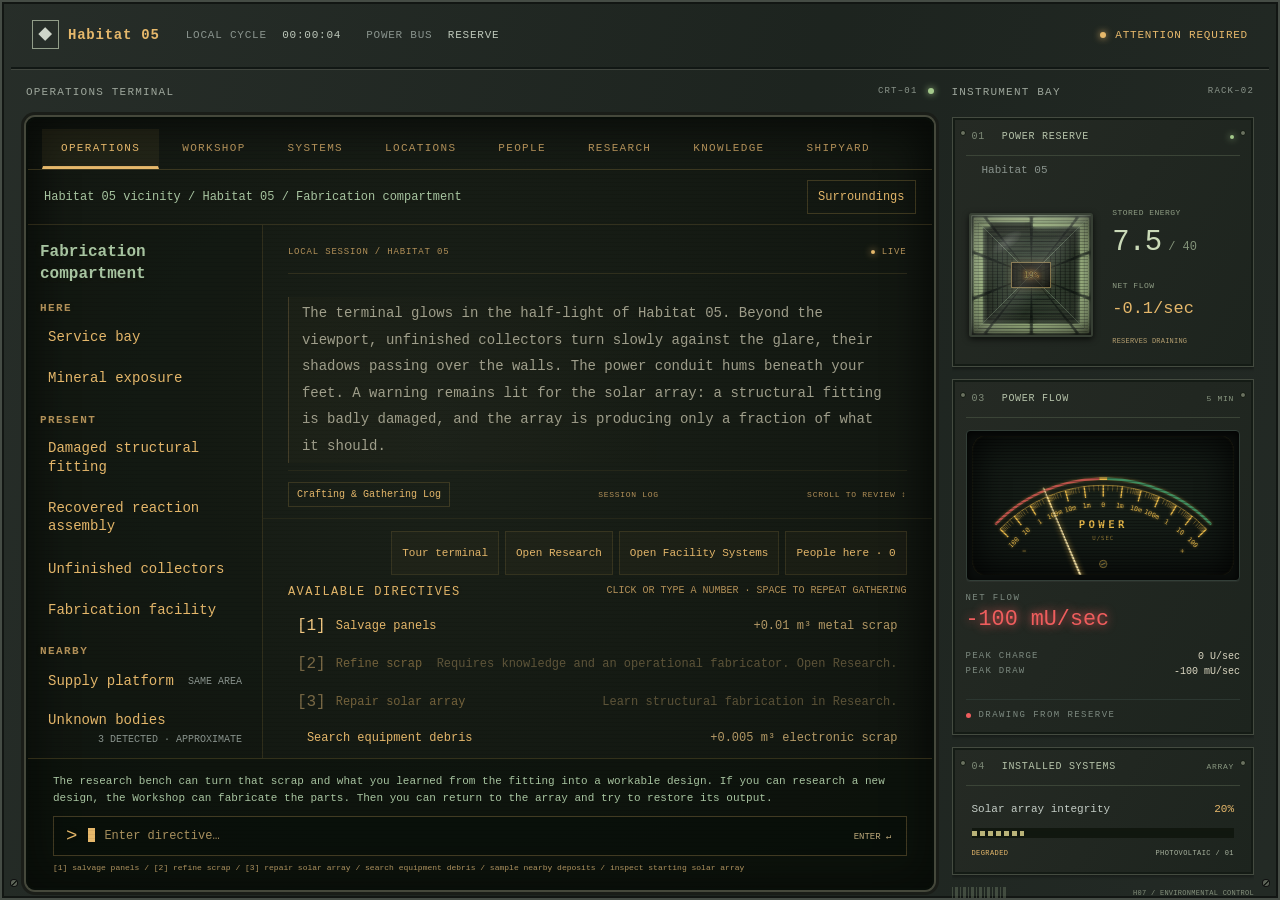
<file: index.html>
<!doctype html>
<html lang="en">
<head>
  <meta charset="utf-8">
  <meta name="viewport" content="width=device-width, initial-scale=1">
  <meta name="theme-color" content="#191d1c">
  <title>Habitat 05 — Operations Terminal</title>
  <link rel="stylesheet" href="./style.css">
  <script type="module" src="./js/app.js"></script>
</head>
<body>
  <main class="console">
    <header class="status-header">
      <a class="habitat-mark" href="./" aria-label="Habitat 05 operations"><span class="habitat-icon" aria-hidden="true">◆</span> <strong id="current-location">Habitat 05</strong></a>
      <div class="telemetry"><span>LOCAL CYCLE <b id="active-time">00:00:00</b></span><span>POWER BUS <b id="bus-status">RESERVE</b></span></div>
      <div class="alert-state" id="alert-state"><i class="status-light" aria-hidden="true"></i><span id="alert-status">ATTENTION REQUIRED</span></div>
    </header>
    <div class="console-body">
      <section class="terminal-housing" aria-labelledby="terminal-heading">
        <div class="panel-label"><h1 id="terminal-heading">OPERATIONS TERMINAL</h1><span>CRT–01 <i class="status-light green" aria-hidden="true"></i></span></div>
        <div class="crt">
          <div id="terminal-tabs" class="terminal-tabs" aria-label="Terminal systems"></div>
          <div id="position-strip" class="position-strip">
            <span id="position-breadcrumb">Habitat 05 vicinity / Habitat 05</span>
            <button id="surroundings-toggle" type="button" aria-controls="surroundings" aria-expanded="true">Surroundings</button>
            <p id="navigation-status" class="local-store-label" role="status" hidden></p>
          </div>
          <div id="terminal-workspace" class="terminal-workspace surroundings-expanded">
            <aside id="surroundings" class="surroundings" aria-labelledby="surroundings-heading">
              <h2 id="surroundings-heading" tabindex="-1">Habitat 05</h2>
              <section aria-labelledby="here-heading"><h3 id="here-heading">HERE</h3><div id="surroundings-here" class="surroundings-list"></div></section>
              <section aria-labelledby="present-heading"><h3 id="present-heading">PRESENT</h3><div id="surroundings-present" class="surroundings-list"></div></section>
              <section aria-labelledby="nearby-heading"><h3 id="nearby-heading">NEARBY</h3><div id="surroundings-nearby" class="surroundings-list"></div></section>
              <button id="surroundings-locations" type="button">Locations</button>
            </aside>
          <div id="terminal-panels" class="terminal-panels">
            <section id="operations-panel" class="operations-panel">
              <div class="stream-zone">
                <div class="screen-heading"><span id="session-location">LOCAL SESSION / HABITAT 07</span><span class="connection"><i class="status-light" aria-hidden="true"></i> LIVE</span></div>
                <div id="narrative-stream" class="narrative-stream" role="log" aria-label="Terminal activity log" aria-live="polite" tabindex="0"></div>
                <div class="stream-footer"><span>SESSION LOG</span><span>SCROLL TO REVIEW <span aria-hidden="true">↕</span></span></div>
              </div>
              <section id="subject-context" class="subject-context" aria-labelledby="subject-heading" hidden>
                <div class="subject-heading"><h2 id="subject-heading" tabindex="-1"></h2><span id="subject-status"></span><button id="subject-clear" type="button">Clear selection</button></div>
                <p id="subject-description"></p><p id="subject-service" class="subject-service"></p>
                <div id="subject-actions" class="subject-actions"></div>
              </section>
              <section class="directive-zone" aria-labelledby="actions-heading">
                <div class="terminal-shortcuts">
                <button id="tour-start" type="button" class="people-shortcut">Tour terminal</button>
                <button id="research-shortcut" type="button" class="people-shortcut">Open Research</button>
                <button id="facility-systems-shortcut" type="button" class="people-shortcut">Open Facility Systems</button>
                <button id="people-shortcut" type="button" class="people-shortcut">People here</button>
                </div>
                <div class="directive-heading"><h2 id="actions-heading">AVAILABLE DIRECTIVES</h2><span>CLICK OR TYPE A NUMBER · SPACE TO REPEAT GATHERING</span></div>
                <div id="player-actions" class="actions" tabindex="-1" role="group" aria-label="Available directives"></div>
                <p id="research-opening-hint" class="research-opening-hint"></p>
              </section>
            </section>
            <section id="systems-panel" class="facility-systems-panel" hidden></section>
            <section id="locations-panel" class="locations-panel" hidden></section>
            <section id="people-panel" class="people-panel" hidden></section>
            <section id="research-panel" class="research-panel" hidden></section>
            <section id="knowledge-panel" class="research-panel knowledge-panel" hidden></section>
            <section id="shipyard-panel" class="shipyard-panel" hidden></section>
            <section id="workshop-panel" class="workshop-panel" hidden>
            <div class="workshop-layout">
              <section class="instrument storage-module" aria-labelledby="storage-heading">
                <div class="module-heading"><h3 id="storage-heading">01 <span>MATERIAL STORAGE</span></h3><span>CARGO</span></div>
                <p id="inventory-location" class="local-store-label"></p>
                <p id="cargo-summary" class="cargo-summary" role="status"></p>
                <div id="item-inventory" class="collapsible-list">
                  <p class="item-storage-hint">Click to select an item. Double-click to inspect it, or press Enter while focused.</p>
                  <details class="collapsible-section" data-category="resource" open>
                    <summary>Resources</summary>
                    <dl class="storage-readouts" tabindex="0" aria-label="Resources in storage"></dl>
                  </details>
                  <details class="collapsible-section" data-category="component">
                    <summary>Components</summary>
                    <dl class="storage-readouts" tabindex="0" aria-label="Components in storage"></dl>
                  </details>
                  <details class="collapsible-section" data-category="product">
                    <summary>Products</summary>
                    <dl class="storage-readouts" tabindex="0" aria-label="Products in storage"></dl>
                  </details>
                </div>
                <form id="discard-form" class="module-content discard-content">
                  <h4>Discard cargo</h4>
                  <label>Stored item<select id="discard-asset"></select></label>
                  <label><span>Amount <span id="discard-unit"></span></span><input id="discard-amount" type="text" inputmode="decimal" autocomplete="off"></label>
                  <p id="discard-reason" role="status"></p>
                  <button id="discard-review" type="submit">Review discard</button>
                  <div id="discard-confirmation" hidden>
                    <p id="discard-preview"></p>
                    <button id="discard-confirm" type="button">Confirm permanent discard</button>
                    <button id="discard-cancel" type="button">Cancel</button>
                  </div>
                </form>
              </section>
              <div class="workshop-actions">
                <div class="workshop-action-modules">
                <section class="instrument crafting-module" aria-labelledby="crafting-heading">
                  <div class="module-heading"><h3 id="crafting-heading">02 <span>FABRICATION &amp; ASSEMBLY</span></h3></div>
                  <div class="module-content crafting-content">
                    <label for="recipe-select">Recipe</label>
                    <select id="recipe-select" aria-describedby="craft-preview"></select>
                    <div id="ingredient-slots"></div>
                    <p id="craft-preview"></p>
                    <p id="craft-requirement" role="status"></p>
                    <button id="craft-button" type="button" disabled>Craft</button>
                    <p id="installed-products"></p>
                  </div>
                </section>
                <section class="instrument processing-module" aria-labelledby="processing-heading">
                  <div class="module-heading"><h3 id="processing-heading">03 <span>INDUSTRIAL PROCESSING</span></h3></div>
                  <div id="processing-machines" class="module-content"></div>
                </section>
                <section class="instrument transfer-module" aria-labelledby="transfer-heading">
                  <div class="module-heading"><h3 id="transfer-heading">04 <span>LOCAL TRANSFERS</span></h3></div>
                  <form id="location-transfer" class="module-content transfer-content location-transfer">
                    <label>From<select id="transfer-source"></select></label>
                    <label>To<select id="transfer-destination"></select></label>
                    <label>Item or power<select id="transfer-asset"></select></label>
                    <label><span>Amount <span id="transfer-unit"></span></span><input id="transfer-amount" type="text" value="1" inputmode="decimal" autocomplete="off"></label>
                    <p id="transfer-space"></p>
                    <button id="transfer-submit" type="submit">Transfer</button>
                    <p id="transfer-reason" role="status"></p>
                  </form>
                </section>
                </div>
              </div>
            </div>
            </section>
          </div>
          </div>
          <section class="command-zone" aria-label="Terminal command">
            <button id="conversation-resume" type="button" class="conversation-resume" hidden></button>
            <p id="terminal-feedback" class="terminal-feedback" role="status" aria-atomic="true">Terminal ready. Select a directive or open Workshop to fabricate.</p>
            <form id="command-form" class="command-line" autocomplete="off">
              <label for="command-input"><span aria-hidden="true">&gt;</span><span class="sr-only">Enter directive number or action name</span></label>
              <div class="input-wrap"><input id="command-input" name="command" type="text" spellcheck="false" placeholder="Enter directive…" maxlength="80" aria-describedby="command-help"><span class="block-cursor" aria-hidden="true"></span></div>
              <button class="execute" type="submit" aria-label="Execute directive">ENTER <span aria-hidden="true">↵</span></button>
            </form>
            <p id="command-help" class="command-help"></p>
          </section>
        </div>
      </section>
      <aside class="instrument-bay" aria-labelledby="instruments-heading">
        <div class="panel-label"><h2 id="instruments-heading">INSTRUMENT BAY</h2><span>RACK–02</span></div>
        <p id="asset-access" class="local-store-label" hidden>Local assets are private. Navigation access does not grant inventory or equipment access.</p>
        <section class="instrument power-module" aria-labelledby="power-heading">
          <div class="module-heading"><h3 id="power-heading">01 <span>POWER RESERVE</span></h3><i class="status-light green" aria-hidden="true"></i></div>
          <p id="power-location" class="local-store-label"></p>
          <div class="power-body">
            <div id="progress-holderPower" class="resource-widget" aria-hidden="true"></div>
            <div class="power-details">
              <span class="readout-label">STORED ENERGY</span>
              <p class="large-readout"><span id="power">0</span><small> / <span id="power-capacity">0</span></small></p>
              <span class="readout-label">NET FLOW</span>
              <p id="power-rate" class="rate-readout">0/sec</p>
              <span class="instrument-note" id="reserve-status">RESERVES DRAINING</span>
            </div>
          </div>
        </section>
        <section class="instrument flow-module" aria-labelledby="flow-heading">
          <div class="module-heading"><h3 id="flow-heading">03 <span>POWER FLOW</span></h3><span>5 MIN</span></div>
          <p id="wattmeter-description" class="sr-only">Live net power flow in units per second. The needle points right while charging and left while drawing from the reserve. Peaks cover the last five minutes.</p>
          <div id="wattmeter-widget" role="group" aria-label="Live power flow meter" aria-describedby="wattmeter-description"></div>
        </section>
        <section class="instrument" aria-labelledby="systems-heading">
          <div class="module-heading"><h3 id="systems-heading">04 <span>INSTALLED SYSTEMS</span></h3><span>ARRAY</span></div>
          <div class="module-content"><div class="meter-heading"><span>Solar array integrity</span><strong id="solar-health">0%</strong></div><meter id="solar-meter" min="0" max="100" value="0" aria-label="Solar array integrity">0%</meter><div class="module-caption"><span id="solar-status">DEGRADED</span><span>PHOTOVOLTAIC / 01</span></div></div>
        </section>
        <div class="rack-footer"><span class="rack-bars" aria-hidden="true"></span><span>H07 / ENVIRONMENTAL CONTROL</span></div>
      </aside>
    </div>
  </main>
</body>
</html>
</file>
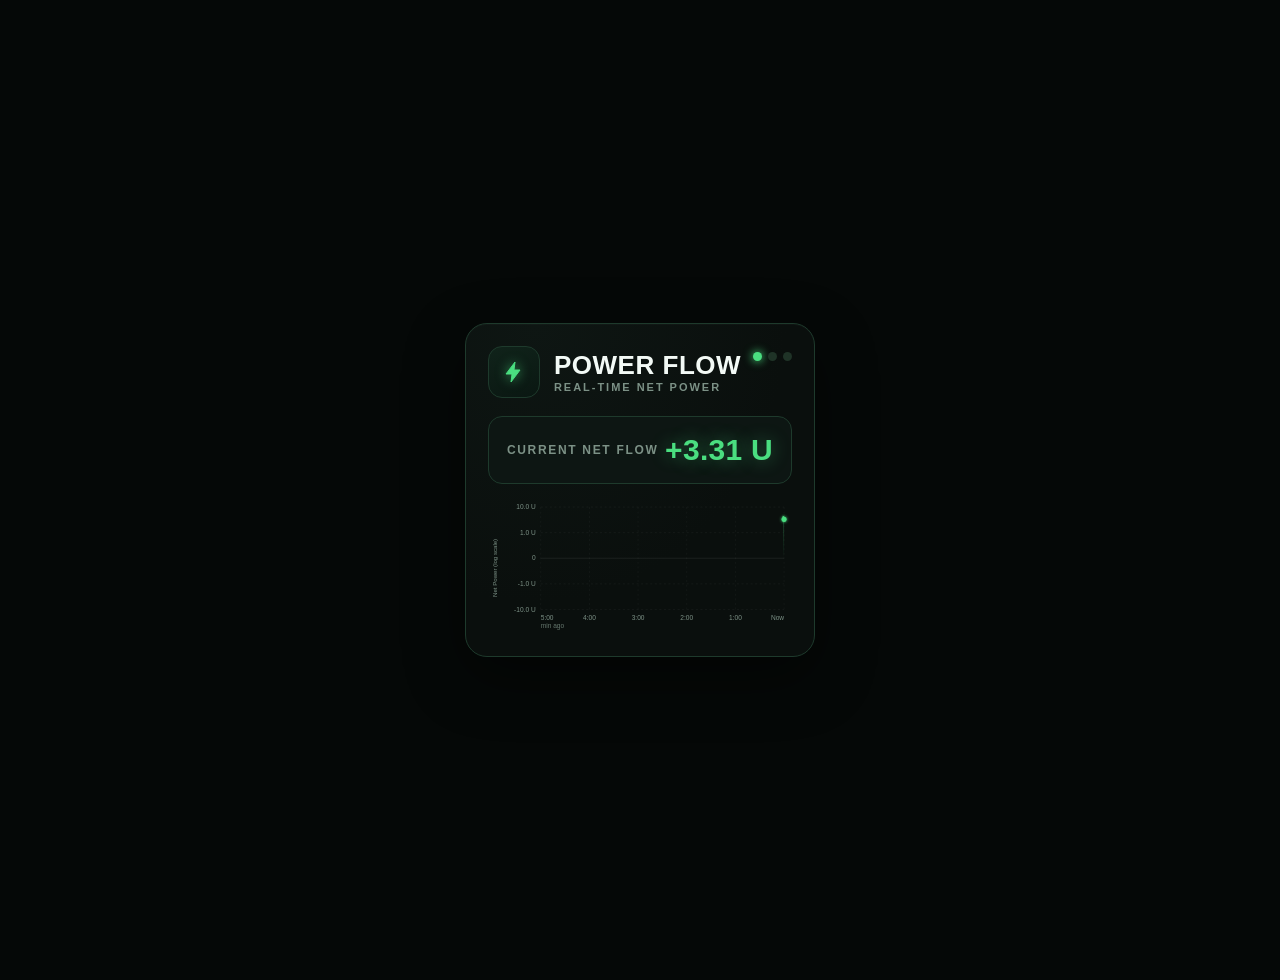
<file: widgetDEMO/demo.html>
<!doctype html>
<html lang="en">
<head>
<meta charset="utf-8" />
<title>Power Flow Widget Demo</title>
<style>
  body {
    margin: 0;
    min-height: 100vh;
    display: flex;
    align-items: center;
    justify-content: center;
    background: #050807;
    padding: 40px 16px;
  }
</style>
</head>
<body>
  <div id="app"></div>

  <script type="module">
    import { PowerFlowWidget } from './power-flow-widget.js';

    // Simulated live data source: a random walk that can go positive or
    // negative and occasionally spikes, so both halves of the symlog
    // axis (and the near-zero linear zone) get exercised.
    let value = 5;
    function nextValue() {
      const drift = (Math.random() - 0.5) * value * 0.6;
      const jump = Math.random() < 0.05 ? (Math.random() - 0.5) * 200 : 0;
      value = value + drift + jump;
      if (Math.random() < 0.02) value *= -1; // occasional sign flip
      return value;
    }

    const widget = new PowerFlowWidget('#app', {
      unit: 'U',
      source: nextValue,
    });
    widget.start();

    // expose for test harness
    window.__widget = widget;
  </script>
</body>
</html>
</file>
<file: style.css>
:root {
  color-scheme:dark;
  font-family:Consolas,"Lucida Console","Courier New",monospace;
  background:#101313;
  color:#c4cdc6;
  font-synthesis:none;
  --amber:#e6b86b;
  --amber-dim:#b39159;
  --green:#a9c6a2;
  --phosphor-blue:#8fbec2;
  --phosphor-red:#f18575;
  --phosphor-red-bright:#ffa394;
  --muted:#89938d;
  --border:#3b423d;
  --scrollbar-track:#11170f;
  --scrollbar-thumb:#80683b
}

* {
  box-sizing:border-box;
  scrollbar-color:var(--scrollbar-thumb) var(--scrollbar-track);
  scrollbar-width:thin
}

*::-webkit-scrollbar {
  width:10px;
  height:10px
}

*::-webkit-scrollbar-track {
  background:linear-gradient(90deg,#0b100b,var(--scrollbar-track) 45%,#182018);
  border:1px solid #30392f
}

*::-webkit-scrollbar-thumb {
  background:linear-gradient(90deg,#57482c,var(--scrollbar-thumb) 48%,#5c4d30);
  border:1px solid #aa8b50;
  box-shadow:inset 0 0 4px #f1d18a55,0 0 5px #d9ae5533
}

*::-webkit-scrollbar-thumb:hover {
  background:linear-gradient(90deg,#80673b,#aa8950 48%,#80673b)
}

body {
  margin:0;
  padding:0;
  background:radial-gradient(ellipse at 50% 30%,#282d28 0,transparent 65%);
  min-height:100vh
}

button,input,select {
  font:inherit
}

button {
  cursor:pointer
}

h1,h2,h3,p {
  margin:0
}

button,a,input {
  -webkit-tap-highlight-color:transparent
}

button:focus-visible,a:focus-visible,input:focus-visible,select:focus-visible,[tabindex]:focus-visible {
  outline:2px solid var(--amber);
  outline-offset:3px
}

.sr-only {
  position:absolute;
  width:1px;
  height:1px;
  overflow:hidden;
  clip-path:inset(50%);
  white-space:nowrap
}

.console {
  width:100%;
  min-height:100dvh;
  margin:0;
  padding:0 9px;
  background:linear-gradient(105deg,#2a2e2b,#1e2220 55%,#292d29);
  border:2px solid #454c45;
  box-shadow:inset 0 0 0 2px #121613,0 24px 80px #0009,0 2px 0 #080b09;
  position:relative
}

.console::before,.console::after {
  content:"";
  position:absolute;
  bottom:12px;
  width:6px;
  height:6px;
  border-radius:50%;
  background:linear-gradient(135deg,#5c6257 43%,#101510 45%,#101510 58%,#5c6257 60%);
  box-shadow:0 0 0 1px #111
}

.console::before {
  left:9px
}

.console::after {
  right:9px
}

.status-header {
  min-height:67px;
  display:flex;
  align-items:center;
  gap:26px;
  padding:13px 21px;
  border-bottom:2px solid #111714;
  box-shadow:0 1px #41463f;
  font-size:11px;
  letter-spacing:.07em
}

.habitat-mark {
  display:flex;
  align-items:center;
  gap:9px;
  color:#ced5c9;
  text-decoration:none;
  font-size:14px;
  white-space:nowrap
}

.habitat-mark strong {
  color:var(--amber)
}

.habitat-icon {
  display:grid;
  place-items:center;
  width:27px;
  height:29px;
  border:1px solid #929d89;
  font-size:23px;
  font-weight:bold;
  line-height:1
}

.telemetry {
  display:flex;
  gap:25px;
  color:var(--muted);
  flex:1
}

.telemetry>span {
  white-space:nowrap
}

.telemetry b {
  color:#bdc7ba;
  font-weight:normal;
  margin-left:8px;
  font-variant-numeric:tabular-nums
}

.alert-state {
  color:var(--amber);
  display:flex;
  align-items:center;
  gap:9px;
  white-space:nowrap
}

.status-light {
  display:inline-block;
  width:6px;
  height:6px;
  flex-shrink:0;
  border-radius:50%;
  background:currentColor;
  box-shadow:0 0 7px currentColor;
  color:var(--amber)
}

.status-light.green,.alert-state.stable,.alert-state.stable .status-light {
  color:#a4c98b
}

.console-body {
  display:grid;
  grid-template-columns:minmax(0,75fr) minmax(0,25fr);
  gap:18px;
  padding:17px 15px 0
}

.terminal-housing,.instrument-bay {
  min-width:0
}

.terminal-housing {
  padding-bottom:8px
}

.panel-label {
  height:31px;
  display:flex;
  align-items:flex-start;
  justify-content:space-between;
  color:#9da69b;
  font-size:10px;
  letter-spacing:.12em
}

.panel-label h1,.panel-label h2 {
  font-size:11px;
  font-weight:normal
}

.panel-label>span {
  display:flex;
  align-items:center;
  gap:10px;
  font-size:9px;
  color:#8b958b
}

.crt {
  height:727px;
  display:grid;
  grid-template-rows:auto minmax(0,1fr) auto;
  position:relative;
  border:2px solid #080e09;
  border-radius:9px;
  background:radial-gradient(ellipse at 45% 40%,#1b2119,#10150f 85%);
  color:var(--amber);
  box-shadow:0 0 0 2px #45483b,0 0 0 5px #1a1d18,inset 0 0 35px 12px #0008;
  overflow:hidden;
  text-shadow:0 0 12px #e6b86b12
}

.crt::after {
  content:"";
  position:absolute;
  inset:0;
  pointer-events:none;
  background:repeating-linear-gradient(transparent 0,transparent 3px,#000 4px);
  opacity:.11;
  z-index:2
}

.stream-zone {
  display:flex;
  flex-direction:column;
  min-height:0;
  padding:22px 25px 0
}

.screen-heading,.stream-footer {
  display:flex;
  justify-content:space-between;
  gap:10px;
  font-size:9px;
  letter-spacing:.09em;
  color:var(--amber-dim)
}

.screen-heading {
  padding-bottom:16px;
  border-bottom:1px solid #806d393b
}

.connection {
  display:flex;
  align-items:center;
  gap:7px
}

.connection .status-light {
  width:4px;
  height:4px
}

.narrative-stream {
  overflow:auto;
  padding:23px 5px 12px 0;
  flex:1;
  overflow-wrap:anywhere
}

.log-entry {
  font-size:14px;
  line-height:1.8;
  margin-bottom:22px;
  opacity:.78
}

.log-entry:nth-last-child(2) {
  opacity:.88
}

.log-entry:last-child {
  opacity:1
}

.log-meta {
  display:block;
  font-size:9px;
  letter-spacing:.07em;
  color:var(--amber-dim);
  margin-bottom:7px
}

.boot-entry {
  font-size:12px;
  color:#b59862
}

.log-entry.narrative-entry {
  padding:3px 10px 3px 13px;
  border-left:1px solid #b391595c;
  background:linear-gradient(90deg,#b3915909,transparent 72%);
  color:#c7c4ad;
  line-height:1.9
}

.narrative-entry p {
  white-space:pre-line
}

.narrative-entry p+p {
  margin-top:14px
}

.log-entry.error {
  color:#efa08a
}

.log-entry.command-entry {
  margin-bottom:12px;
  color:#b69b69;
  font-size:12px
}

.stream-footer {
  padding:11px 0;
  border-top:1px solid #806d392a;
  font-size:8px
}

.constraint-banner {
  display:flex;
  gap:15px;
  align-items:center;
  padding:17px 25px;
  background:#c5933910;
  border-block:1px solid #94713c66;
  min-height:102px
}

.constraint-symbol {
  width:24px;
  height:24px;
  display:grid;
  place-items:center;
  border:1px solid #bc8c43;
  flex-shrink:0;
  font-size:16px
}

.constraint-banner h2 {
  font-size:9px;
  letter-spacing:.14em;
  margin-bottom:7px
}

.constraint-banner p {
  font-size:13px;
  line-height:1.5
}

.constraint-banner .hint {
  font-size:10px;
  margin-top:4px;
  color:#bca06d
}

.constraint-banner.resolved {
  color:var(--green);
  background:#9ebd8810;
  border-color:#9ebd8850
}

.resolved .constraint-symbol {
  border-color:var(--green)
}

.command-zone {
  padding:14px 25px
}

.directive-heading {
  display:flex;
  justify-content:space-between;
  gap:8px;
  margin-bottom:9px
}

.directive-heading h2 {
  font-weight:normal;
  font-size:12px;
  letter-spacing:.12em
}

.directive-heading>span {
  font-size:10px;
  color:var(--amber-dim)
}

.actions {
  display:grid;
  gap:2px
}

.actions button {
  display:flex;
  align-items:center;
  gap:10px;
  width:100%;
  border:1px solid transparent;
  background:transparent;
  padding:8px 8px;
  min-height:20px;
  color:var(--amber);
  text-align:left;
  font-size:12px
}

.hotkey {
  font-size:16px;
  color:#f1c781
}

.actions small {
  margin-left:auto;
  color:#b59a66;
  font-size:12px;
  white-space:nowrap
}

.actions button:hover:not(:disabled) {
  background:#e5b56813;
  border-color:#a8894d55
}

.actions button.repeat-ready:not(:disabled) {
  background:#e5b56816;
  border-color:#a8894d77
}

.actions button.repeating:not(:disabled) {
  background:#a9c6a224;
  border-color:var(--green);
  color:#d3e8ce
}

.actions button.repeating::after {
  content:'AUTO';
  color:var(--green);
  font-size:.7em;
  letter-spacing:.08em
}

.actions button:disabled {
  opacity:.45;
  cursor:not-allowed
}

.command-line {
  display:flex;
  align-items:center;
  gap:11px;
  border:1px solid #806b3e77;
  background:#060e0890;
  padding:7px 12px;
  margin-top:10px;
  min-width:0
}

.command-line:focus-within {
  border-color:#d5ab63;
  box-shadow:0 0 10px #deb5670c
}

.command-line label {
  font-size:19px
}

.input-wrap {
  position:relative;
  flex:1;
  min-width:0
}

input {
  width:100%;
  color:var(--amber);
  background:transparent;
  border:0;
  font-size:12px;
  line-height:22px;
  outline:none!important;
  caret-color:var(--amber)
}

input::placeholder {
  color:#aa925f;
  padding-left:14px
}

.block-cursor {
  position:absolute;
  left:0;
  top:4px;
  width:7px;
  height:14px;
  background:var(--amber);
  animation:blink 1.2s steps(1) infinite;
  pointer-events:none
}

.input-wrap:focus-within .block-cursor,input:not(:placeholder-shown)+.block-cursor {
  display:none
}

.execute {
  border:0;
  background:transparent;
  color:#beaa7b;
  padding:2px;
  font-size:9px;
  white-space:nowrap
}

.execute:hover {
  color:#ffe0a4
}

.command-help {
  font-size:8px;
  color:#b09460;
  margin-top:6px
}

.instrument-bay {
  display:flex;
  flex-direction:column;
  gap:12px
}

.instrument-bay>.panel-label {
  margin-bottom:-12px;
  flex-shrink:0
}

.instrument {
  position:relative;
  background:linear-gradient(120deg,#252a24,#1d241e);
  border:1px solid #444b40;
  box-shadow:inset 0 0 0 2px #141b15,0 2px 3px #0005;
  padding:0 13px
}

.instrument::before,.instrument::after {
  content:"";
  position:absolute;
  top:12px;
  width:4px;
  height:4px;
  border:1px solid #111810;
  border-radius:50%;
  background:#6a7160
}

.instrument::before {
  left:7px
}

.instrument::after {
  right:7px
}

.module-heading {
  display:flex;
  align-items:center;
  justify-content:space-between;
  gap:8px;
  height:38px;
  padding:0 6px;
  border-bottom:1px solid #3b4437;
  color:#899780;
  font-size:8px;
  letter-spacing:.09em
}

.module-heading h3 {
  font-size:10px;
  font-weight:normal;
  color:#7e8a77;
  white-space:nowrap
}

.module-heading h3 span {
  color:#b5c2a9;
  margin-left:10px
}

.module-heading .status-light {
  width:4px;
  height:4px
}

.power-body {
  display:grid;
  grid-template-columns:minmax(0,1fr) minmax(0,1fr);
  align-items:center;
  gap:19px;
  padding:18px 3px
}

.resource-widget {
  position:relative;
  width:168px;
  height:168px;
  max-width:100%;
  flex:0 1 168px;
  background:#111612;
  border:2px solid #373f34;
  border-radius:3px;
  display:flex;
  align-items:center;
  justify-content:center;
  box-shadow:
    inset 1px 1px 0 #73806a,
    inset -1px -1px 0 #151b14,
    inset 0 0 0 3px #0b0f0c,
    inset 0 0 18px 8px rgba(0,0,0,.95),
    0 2px 6px rgba(0,0,0,.7);
  overflow:hidden
}

/* Cathode glass plate backdrop. */
.resource-widget.circular-progress {
  width:100% !important;
  max-width:168px;
  height:auto !important;
  aspect-ratio:1;
  background:radial-gradient(circle at 50% 50%,#1c261e 0%,#0d120e 90%)
}

/* Etched graticule: diagonal sights, optical crosshairs, and CRT scan lines. */
.resource-widget::before {
  content:"";
  position:absolute;
  inset:3px;
  z-index:2;
  pointer-events:none;
  background:
    linear-gradient(45deg,transparent calc(50% - .5px),rgba(169,198,162,.3) 50%,transparent calc(50% + .5px)),
    linear-gradient(-45deg,transparent calc(50% - .5px),rgba(169,198,162,.3) 50%,transparent calc(50% + .5px)),
    linear-gradient(to right,transparent calc(50% - .5px),rgba(169,198,162,.25) 50%,transparent calc(50% + .5px)),
    linear-gradient(to bottom,transparent calc(50% - .5px),rgba(169,198,162,.25) 50%,transparent calc(50% + .5px)),
    repeating-linear-gradient(0deg,rgba(0,0,0,.25) 0,rgba(0,0,0,.25) 1px,transparent 1px,transparent 3px)
}

/* Recessed center indicator bezel. */
.resource-widget::after {
  content:"";
  position:absolute;
  width:38px;
  height:24px;
  top:50%;
  left:50%;
  z-index:3;
  transform:translate(-50%,-50%);
  pointer-events:none;
  border:1px solid #7c6c42;
  background:rgba(20,16,8,.55);
  box-shadow:
    inset 0 0 5px rgba(0,0,0,.9),
    0 0 8px rgba(230,184,107,.2)
}

/* Phosphor SVG segments. */
.circular-progress svg {
  width:100%;
  height:100%;
  overflow:visible;
  shape-rendering:geometricPrecision
}

.circular-progress svg path {
  transition:opacity .2s ease-out,filter .2s ease-out
}

.circular-progress svg path[data-lit="true"] {
  opacity:1 !important;
  filter:brightness(var(--progress-brightness,1)) drop-shadow(0 0 2px var(--phosphor)) drop-shadow(0 0 5px rgba(169,198,162,.7)) !important
}

/* Warm backlit center readout. */
.circular-progress svg text {
  font-family:Consolas,"Lucida Console",monospace !important;
  font-weight:900;
  font-size:14px !important;
  fill:#f6b94f !important;
  stroke:#241705;
  stroke-width:1.35px;
  paint-order:stroke fill;
  opacity:1 !important;
  filter:
    brightness(1.25)
    drop-shadow(0 0 2px #f6b94f)
    drop-shadow(0 0 5px rgba(230,145,45,.9));
  pointer-events:none
}

/* -------------------------------------------------------------
   CONVEX GLASS DOME OVERLAY
   Sits above the phosphor rings, the graticule and the center
   bezel cutout (z-index 10) to sell the idea of a curved sphere
   of glass sealing the tube, the way a real CRT face plate bulges
   outward and catches light unevenly across its surface.
   ------------------------------------------------------------- */
.crt-glass-dome {
  position:absolute;
  inset:0;
  z-index:10;
  pointer-events:none;
  box-shadow:
    /* bright rim where the curve catches the overhead light */
    inset 0 5px 11px -5px rgba(216,232,210,.35),
    /* far side of the dome rolling away into shadow */
    inset 0 -7px 16px -6px rgba(0,0,0,.6),
    inset 6px 0 14px -10px rgba(216,232,210,.12),
    inset -6px 0 14px -10px rgba(0,0,0,.4);
  background:
    /* soft halo surrounding the glint, as the curve eases away from it */
    radial-gradient(ellipse 105px 82px at 33% 27%,rgba(255,255,255,.14),rgba(255,255,255,0) 72%),
    /* faint secondary glint on the opposite shoulder of the sphere */
    radial-gradient(ellipse 60px 44px at 80% 82%,rgba(216,232,210,.06),rgba(216,232,210,0) 70%),
    /* long diagonal sheen sweeping across the curved surface */
    linear-gradient(130deg,rgba(255,255,255,0) 36%,rgba(255,255,255,.05) 46%,rgba(255,255,255,.09) 50%,rgba(255,255,255,0) 62%),
    /* edge vignette: light falls off toward the rim of the dome */
    radial-gradient(circle at 50% 50%,rgba(0,0,0,0) 50%,rgba(0,0,0,.28) 82%,rgba(0,0,0,.55) 100%)
}

/* The sharp glint itself, as its own element so it can be rotated.
   On a sphere, a highlight away from dead-center isn't a plain circle —
   it foreshortens along the radius and stretches along the tangent to
   the curve at that point. This point sits up-left of center, so the
   tangent runs roughly -36deg, and the ellipse is flattened to match. */
.crt-glass-dome::before {
  content:"";
  position:absolute;
  left:30%;
  top:23%;
  width:34px;
  height:13px;
  transform:translate(-50%,-50%) rotate(-36deg);
  border-radius:50%;
  background:radial-gradient(ellipse at center,rgba(255,255,255,.16) 0%,rgba(255,255,255,.05) 55%,rgba(255,255,255,0) 80%)
}

/* A wider, quieter glass treatment for the 3:2 power-flow display. */
.power-flow-glass-dome {
  position:absolute;
  inset:0;
  z-index:10;
  opacity:.3;
  pointer-events:none;
  box-shadow:
    inset 0 5px 13px -7px rgba(216,232,210,.16),
    inset 0 -8px 18px -8px rgba(0,0,0,.3),
    inset 8px 0 18px -14px rgba(216,232,210,.06),
    inset -8px 0 18px -14px rgba(0,0,0,.2);
  background:
    radial-gradient(ellipse 42% 52% at 28% 22%,rgba(255,255,255,.065),rgba(255,255,255,0) 74%),
    radial-gradient(ellipse 24% 31% at 82% 80%,rgba(216,232,210,.025),rgba(216,232,210,0) 72%),
    linear-gradient(142deg,rgba(255,255,255,0) 38%,rgba(255,255,255,.018) 47%,rgba(255,255,255,.035) 51%,rgba(255,255,255,0) 63%),
    radial-gradient(ellipse at 50% 50%,rgba(0,0,0,0) 58%,rgba(0,0,0,.1) 84%,rgba(0,0,0,.24) 100%)
}

.power-flow-glass-dome::before {
  content:"";
  position:absolute;
  left:27%;
  top:20%;
  width:14%;
  height:5%;
  transform:translate(-50%,-50%) rotate(-24deg);
  border-radius:50%;
  background:radial-gradient(ellipse at center,rgba(255,255,255,.075) 0%,rgba(255,255,255,.02) 58%,rgba(255,255,255,0) 82%)
}

.readout-label {
  font-size:8px;
  color:#8f9d84;
  letter-spacing:.06em
}

.large-readout {
  font-size:29px;
  color:#cadab8;
  margin:6px 0 16px;
  white-space:nowrap;
  letter-spacing:-.04em
}

.large-readout small {
  font-size:12px;
  color:#839379;
  letter-spacing:0
}

.rate-readout {
  font-size:17px;
  color:var(--amber);
  margin:6px 0 12px
}

.instrument-note {
  font-size:7px;
  letter-spacing:.03em;
  color:#b59f70
}

.module-content {
  padding:17px 6px
}

.meter-heading {
  display:flex;
  justify-content:space-between;
  font-size:11px;
  margin-bottom:13px
}

.meter-heading strong {
  color:var(--amber);
  font-weight:normal
}

meter {
  display:block;
  width:100%;
  height:10px;
  border:0;
  border-radius:0;
  background:#11170f
}

meter::-webkit-meter-bar {
  background:#10170f;
  border:0;
  border-radius:0
}

meter::-webkit-meter-optimum-value {
  background:repeating-linear-gradient(90deg,#b9b378 0,#b9b378 5px,#11170f 5px,#11170f 8px)
}

meter::-moz-meter-bar {
  background:#b9b378
}

.module-caption {
  display:flex;
  justify-content:space-between;
  gap:8px;
  margin-top:11px;
  font-size:7px;
  letter-spacing:.06em;
  color:#a9b39f
}

.module-caption span:first-child {
  color:var(--amber)
}

.storage-readouts {
  margin:0;
  padding:0 6px
}

.storage-readouts>div {
  display:flex;
  align-items:center;
  justify-content:space-between;
  gap:8px;
  padding:15px 0
}

.storage-readouts>div+div {
  border-top:1px solid #3b4437
}

.storage-readouts dt {
  font-size:10px;
  color:#c3ceba
}

.item-label-button { padding:0; border:0; background:transparent; color:inherit; font:inherit; text-align:left; cursor:pointer; }
.item-label-button:hover,.item-selected .item-label-button { color:var(--amber); }
.item-label-button:focus-visible { outline:2px solid var(--amber); outline-offset:3px; }
#item-inventory [data-item] { cursor:pointer; padding-inline:6px; }
#item-inventory .item-selected { background:#e5b56814; box-shadow:inset 3px 0 0 var(--amber); }
.item-storage-hint { padding:0 12px; color:#9da78e; font-size:10px; }
.item-context { position:absolute; inset:0; z-index:2; box-sizing:border-box; overflow:auto; overscroll-behavior:contain; scrollbar-width:thin; color:#d2ddc3; background:#131a12; border:1px solid #839669; padding:18px; font:inherit; box-shadow:0 0 18px #090e08; }
.item-context[hidden] { display:none; }
.item-context-scan { display:none; position:absolute; inset:0; z-index:3; overflow:hidden; pointer-events:none; }
.item-context-opening .item-context { animation:item-context-reveal 640ms linear both; }
.item-context-opening .item-context-scan { display:block; }
.item-context-scan::after {
  content:""; position:absolute; left:0; right:0; height:24px; transform:translateY(-100%);
  background:linear-gradient(to bottom,transparent,#b5d68418 65%,#d3efb7cc 94%,#efffcf);
  filter:drop-shadow(0 0 5px #b5d684);
  animation:item-context-sweep 640ms linear both;
}
@keyframes item-context-reveal { from { clip-path:inset(0 0 100% 0); } to { clip-path:inset(0); } }
@keyframes item-context-sweep { from { top:0; } to { top:100%; } }
@media(prefers-reduced-motion:reduce) {
  .item-context-opening .item-context { animation:none; }
  .item-context-opening .item-context-scan { display:none; }
}
.item-context-header > div { min-width:0; }
#item-context-close { flex-shrink:0; }
.item-context-header,.item-journal-heading { display:flex; justify-content:space-between; align-items:flex-start; gap:16px; }
.item-context h2,.item-context h3,.item-entry-section h4 { color:var(--amber); overflow-wrap:anywhere; }
.item-context button,.item-context select,.item-journal button,.item-journal input,.item-journal select { font:inherit; color:#d2ddc3; background:#20291b; border:1px solid #546145; padding:7px 10px; max-width:100%; }
.item-context button,.item-journal button { cursor:pointer; }
.item-context button:disabled,.item-journal button:disabled { cursor:default; opacity:.6; }
.item-context button:focus-visible,.item-journal :focus-visible { outline:2px solid var(--amber); outline-offset:3px; }
.item-entry-section { border-top:1px solid #3b4437; margin-top:18px; padding-top:4px; }
.item-entry-section ul { padding-left:20px; }
.item-entry-section li { margin:10px 0; overflow-wrap:anywhere; }
.item-context .item-reference,.item-journal .item-reference { display:inline; width:auto; min-height:0; padding:0; border:0; background:transparent; color:var(--amber); text-decoration:underline; text-underline-offset:3px; text-align:left; }
.item-recipe-bill { font-size:11px; line-height:1.8; color:#b6c3a6; }
.item-summary { line-height:1.7; }
.item-context label,.item-journal label { display:flex; flex-direction:column; gap:7px; }
#item-context-installation { border-top:1px solid #546145; padding-top:8px; }
#item-context-result { color:var(--amber); }
.item-journal { margin-top:24px; border-top:1px solid #546145; padding-top:14px; }
.knowledge-panel .item-journal-heading > button { width:auto; flex-shrink:0; }
.knowledge-panel .item-journal-heading > h3 { white-space:nowrap; }
.item-journal-filters { display:grid; grid-template-columns:2fr 1fr; gap:14px; margin:12px 0 18px; }
.item-journal-layout { display:grid; grid-template-columns:minmax(150px,1fr) minmax(0,3fr); gap:20px; align-items:start; }
#item-journal-list { display:flex; flex-direction:column; gap:5px; max-height:430px; overflow:auto; padding:4px; }
#item-journal-list button { text-align:left; }
#item-journal-list button[aria-pressed="true"] { border-color:var(--amber); color:var(--amber); }
@media(max-width:600px) { .item-journal-layout,.item-journal-filters { grid-template-columns:1fr; } #item-journal-list { max-height:180px; } .item-context { padding:14px; } .storage-readouts>div { gap:5px; } }

.storage-readouts dt>span {
  display:block;
  font-size:8px;
  color:#89957f;
  margin-top:5px
}

.storage-readouts dd {
  margin:0;
  white-space:nowrap
}

.storage-readouts dd b {
  font-size:23px;
  font-weight:normal;
  color:#c4d5b5
}

.storage-readouts dd>span {
  font-size:10px;
  color:#a5b197
}

.rack-footer {
  display:flex;
  align-items:center;
  gap:10px;
  justify-content:space-between;
  color:#84907c;
  font-size:7px;
  letter-spacing:.04em;
  min-height:22px;
  margin-top:auto;
  padding-bottom:10px
}

.rack-bars {
  width:55px;
  height:12px;
  background:repeating-linear-gradient(90deg,#74836b 0,#74836b 1px,transparent 1px,transparent 3px,#74836b 3px,#74836b 6px,transparent 6px,transparent 8px);
  opacity:.4
}

#wattmeter-widget {
  width:100%;
  min-width:0
}

#wattmeter-widget .wmw-card {
  max-width:none;
  padding:0 0 14px;
  border:0;
  border-radius:0;
  background:transparent;
  box-shadow:none;
  font-family:inherit
}

#wattmeter-widget .wmw-card::before,#wattmeter-widget .wmw-card::after,
#wattmeter-widget .wmw-header {
  display:none
}

#wattmeter-widget .wmw-dial {
  margin-top:12px;
  padding:5px
}

#wattmeter-widget .wmw-readout {
  grid-template-columns:minmax(0,1fr);
  gap:10px;
  margin-top:12px
}

#wattmeter-widget .wmw-value {
  font-size:clamp(17px,1.7vw,23px)
}

#wattmeter-widget .wmw-peaks {
  grid-template-columns:minmax(0,1fr) auto;
  gap:4px 8px;
  text-align:right
}

@keyframes blink {
  50% {
    opacity:0
  }
}

@media(prefers-reduced-motion:reduce) {
  *,*::before,*::after {
    animation:none!important;
    scroll-behavior:auto!important
  }
}

@media(min-width:1500px) {
  .crt {
    height:770px
  }
  .instrument-bay {
    gap:15px
  }
  .instrument-bay>.panel-label {
    margin-bottom:-15px
  }
  .power-body {
    padding-block:24px
  }
  .module-content {
    padding-block:20px
  }
}

@media(max-width:1100px) {
  .status-header {
    gap:20px;
    padding-inline:12px
  }
  .telemetry {
    gap:15px;
    font-size:9px
  }
  .alert-state {
    font-size:9px
  }
  .console-body {
    gap:15px;
    padding-inline:10px
  }
  .stream-zone {
    padding-inline:18px
  }
  .command-zone,.constraint-banner {
    padding-inline:18px
  }
  .power-body {
    gap:9px
  }
  .large-readout {
    font-size:24px
  }
  .module-heading h3 {
    font-size:9px
  }
  .module-heading h3 span {
    margin-left:6px
  }
  .directive-heading>span {
    font-size:7px
  }
  .actions small {
    font-size:8px
  }
}

@media(max-width:850px) {
  .status-header {
    flex-wrap:wrap;
    gap:15px;
    min-height:80px
  }
  .telemetry {
    order:3;
    flex-basis:100%;
    justify-content:space-between
  }
  .alert-state {
    margin-left:auto
  }
  .console-body {
    grid-template-columns:minmax(0,1fr)
  }
  .crt {
    height:752px
  }
  .instrument-bay {
    display:grid;
    grid-template-columns:repeat(2,minmax(0,1fr));
    gap:12px
  }
  .instrument-bay>.panel-label {
    grid-column:1/-1;
    margin:0;
    height:20px
  }
  .rack-footer {
    grid-column:1/-1
  }
  .power-body {
    gap:16px
  }
  .resource-widget {
    max-width:150px
  }
}

@media(max-width:520px) {
  .console {
    padding:0 6px
  }
  .console-body {
    padding:13px 7px 0
  }
  .status-header {
    padding:14px 7px;
    gap:12px
  }
  .habitat-mark {
    font-size:12px
  }
  .alert-state {
    font-size:8px;
    letter-spacing:0
  }
  .telemetry {
    font-size:8px;
    gap:7px;
    letter-spacing:0
  }
  .telemetry b {
    margin-left:4px
  }
  .panel-label h1,.panel-label h2 {
    font-size:10px
  }
  .stream-zone {
    padding:19px 14px 0
  }
  .log-entry {
    font-size:13px
  }
  .constraint-banner {
    padding:15px 13px;
    gap:10px
  }
  .constraint-banner p {
    font-size:12px
  }
  .command-zone {
    padding:17px 12px 14px
  }
  .directive-heading>span {
    display:none
  }
  .actions button {
    gap:9px;
    font-size:18px;
    padding:10px 1px
  }
  .actions small {
    font-size:7px
  }
  .crt {
    height:782px
  }
  .command-line {
    padding:8px
  }
  .instrument-bay {
    grid-template-columns:1fr
  }
  .power-body {
    grid-template-columns:140px 1fr;
    gap:24px;
    justify-content:center;
    padding-inline:12px
  }
}

/* Use the viewport as the enclosure; each screen scrolls within its frame. */
@media(min-width:851px) {
  .console {
    height:100dvh;
    min-height:620px;
    display:grid;
    grid-template-rows:auto minmax(0,1fr);
  }
  .console-body {
    min-height:0;
  }
  .terminal-housing {
    min-height:0;
    display:grid;
    grid-template-rows:31px minmax(0,1fr);
  }
  .crt {
    height:auto;
    min-height:0;
  }
  .instrument-bay {
    min-height:0;
    overflow-y:auto;
    padding-bottom:8px;
  }
  .instrument {
    flex-shrink:0;
  }
}


/* Catalog-driven inventory and fabrication controls. */
#item-inventory { font-size:11px; }
.collapsible-list { display:grid; gap:8px; }
.collapsible-section { --section-color:var(--amber); border:1px solid #584c3566; background:#0c140d70; }
.collapsible-section[data-category="component"] { --section-color:#a8c494; border-color:#52604799; }
.collapsible-section[data-category="product"] { --section-color:var(--phosphor-blue); border-color:#4d676899; }
.collapsible-section > summary { display:flex; align-items:center; gap:10px; min-height:44px; padding:9px 12px; color:var(--section-color); cursor:pointer; font-size:11px; letter-spacing:.09em; text-transform:uppercase; list-style:none; border-left:3px solid var(--section-color); }
.collapsible-section > summary::-webkit-details-marker { display:none; }
.collapsible-section > summary::before { content:"▸"; font-size:15px; line-height:1; }
.collapsible-section[open] > summary::before { content:"▾"; }
.collapsible-section > summary::after { content:"OPEN"; margin-left:auto; font-size:8px; color:var(--muted); }
.collapsible-section[open] > summary::after { content:"CLOSE"; }
.collapsible-section > summary:hover { background:#ffffff0a; }
.collapsible-section > summary:focus-visible { outline:2px solid var(--amber); outline-offset:-3px; }
.collapsible-section[open] > summary { border-bottom:1px solid #54604d66; }
.collapsible-section > .storage-readouts { max-height:190px; overflow-y:auto; scrollbar-width:thin; padding:0 12px; }
.collapsible-section > .storage-readouts:focus-visible { outline:2px solid var(--section-color); outline-offset:-3px; }
#item-inventory .storage-readouts > div { gap:10px; }
#item-inventory .storage-readouts > [hidden] { display:none; }
#item-inventory dt { min-width:0; white-space:normal; }
#item-inventory dd { flex-shrink:0; font-size:12px; color:var(--section-color); }
.crafting-content { display:grid; gap:12px; font-size:12px; line-height:1.5; }
.crafting-content select { width:100%; min-width:0; background:#141b17; color:#d7dfd6; border:1px solid var(--border); padding:9px 6px; font-size:12px; }
#ingredient-slots { display:grid; gap:10px; }
#ingredient-slots label { display:grid; gap:4px; }
#ingredient-slots label > span { text-transform:capitalize; color:var(--muted); }
#craft-preview { color:var(--amber); overflow-wrap:anywhere; }
#craft-preview button { font:inherit; line-height:inherit; padding:0; border:0; background:transparent; text-align:inherit; }
#craft-preview .craft-missing { color:var(--phosphor-red); text-shadow:0 0 3px #f1857540; transition:color .12s ease,text-shadow .12s ease; }
#craft-preview .craft-missing:hover,
#craft-preview .craft-missing:focus-visible { color:var(--phosphor-red-bright); text-shadow:0 0 5px #f1857560; }
#craft-preview button.craft-missing { cursor:pointer; }
#craft-preview button.craft-missing:hover,
#craft-preview button.craft-missing:focus-visible { text-decoration:underline; text-underline-offset:3px; }
#craft-preview button.craft-missing:focus-visible { outline:1px solid var(--phosphor-red-bright); outline-offset:2px; }
@media (prefers-reduced-motion:reduce) { #craft-preview .craft-missing { transition:none; } }
#craft-requirement, #installed-products { color:var(--muted); }
#craft-button { padding:10px; background:#303e31; color:#d7dfd6; border:1px solid #6e795f; }
#craft-button:disabled { opacity:.5; cursor:not-allowed; }
/* Navigation belongs to the CRT shell; feature panels keep their own content. */
.terminal-tabs {
  position:relative;
  display:flex;
  gap:4px;
  overflow-x:auto;
  scrollbar-width:thin;
  padding:10px 14px 0;
  border-bottom:1px solid #806d395c;
}
.terminal-tabs button {
  flex:0 0 auto;
  padding:12px 18px;
  border:1px solid transparent;
  border-bottom:3px solid transparent;
  background:transparent;
  color:var(--amber-dim);
  font-size:11px;
  letter-spacing:.12em;
  text-transform:uppercase;
}
.terminal-tabs button:hover { background:#e5b5680d; color:var(--amber); }
.terminal-tabs button[aria-selected="true"] {
  border-bottom-color:var(--amber);
  background:#e5b56810;
  color:var(--amber);
}
.terminal-tabs button:focus-visible,
.terminal-panels > [role="tabpanel"]:focus-visible,
.terminal-panels :focus-visible { outline:2px solid var(--amber); outline-offset:-3px; }
.terminal-panels { min-height:0; min-width:0; overflow:hidden; }
.terminal-panels > [role="tabpanel"] { height:100%; min-height:0; min-width:0; overflow:auto; }
.terminal-panels > [hidden] { display:none!important; }
.operations-panel { display:grid; grid-template-rows:minmax(100px,1fr) auto; }
.directive-zone {
  min-height:0;
  max-height:min(240px,35vh);
  overflow:auto;
  scrollbar-width:thin;
  padding:12px 25px;
  border-top:1px solid #806d392a;
}
@media (min-width:851px) and (max-height:800px) {
  .directive-zone { max-height:130px; }
}
.narrative-stream { overflow-anchor:none; }
.stream-viewport { position:relative; flex:1; min-height:0; min-width:0; }
.stream-viewport > .narrative-stream { position:absolute; inset:0; }
.stream-viewport > [hidden] { display:none!important; }
.crafting-stream { background:#10170f; }
.stream-footer { align-items:center; flex-wrap:wrap; }
#activity-log-toggle {
  padding:6px 8px; border:1px solid #806d395c; background:transparent;
  color:var(--amber); font:inherit; font-size:10px; cursor:pointer;
}
#activity-log-toggle:hover { background:#e5b56810; }
.activity-log-empty { color:var(--amber-dim); font-size:12px; }
.workshop-panel { padding:20px; scrollbar-width:thin; }
.workshop-layout {
  display:grid;
  grid-template-columns:repeat(2,minmax(0,1fr));
  align-items:start;
  gap:16px;
}
.workshop-actions {
  position:relative;
  min-width:0;
}
.workshop-action-modules {
  display:flex;
  flex-direction:column;
  gap:16px;
  min-width:0;
}
.workshop-action-modules[inert] { visibility:hidden; }
.workshop-layout .instrument { min-width:0; }
.workshop-layout .module-heading { flex-wrap:wrap; gap:8px; }
.command-zone { min-height:0; border-top:1px solid #806d395c; background:#080f0870; }
.terminal-feedback {
  font-size:11px;
  line-height:1.5;
  max-height:4.5em;
  overflow-y:auto;
  overflow-wrap:anywhere;
  color:var(--green);
}
.terminal-feedback.error { color:#efa08a; }
.command-help { max-height:3em; overflow-y:auto; line-height:1.5; }
@media(max-width:1100px) {
  .workshop-layout { grid-template-columns:1fr; }
}
@media(max-width:520px) {
  .terminal-tabs { padding-inline:8px; }
  .terminal-tabs button { padding:12px; }
  .workshop-panel { padding:14px 12px; }
  .directive-zone { padding:12px; }
  .actions button { flex-wrap:wrap; }
  .actions small { white-space:normal; }
}

/* Location navigation stays within its terminal panel. */
:root { --location-tint:#1e2520; background:var(--location-tint); transition:background-color .4s ease; }
.console { background:linear-gradient(105deg,#ffffff0a,#00000008 55%,#ffffff06),var(--location-tint); transition:background-color .4s ease; }
.local-store-label { padding:8px 16px; color:var(--muted); font-size:11px; }
.habitat-mark { min-width:0; }
.habitat-mark strong { overflow-wrap:anywhere; }
.instrument[hidden] { display:none; }
.locations-panel {
  display:flex;
  flex-direction:column;
  height:100%;
  min-height:0;
  padding:12px;
  color:var(--green);
  box-sizing:border-box;
  overflow:hidden;
}
.locations-panel button,.locations-panel select,.locations-panel input { background:#18221d; color:#c4cdc6; border:1px solid #546353; border-radius:2px; padding:8px; min-height:36px; }
.locations-panel button:disabled { opacity:.45; cursor:default; }
.map-toolbar { display:flex; flex-wrap:wrap; gap:6px; align-items:center; margin-bottom:8px; flex-shrink:0; }
#map-view { font-size:12px; color:var(--amber); margin-left:auto; }
.map-stage { flex:1 1 0; min-height:0; width:100%; position:relative; border:1px solid #435244; overflow:hidden; }
#location-map { width:100%; height:100%; display:block; touch-action:none; }
.map-controls { position:absolute; top:10px; right:10px; z-index:2; display:flex; gap:6px; }
.map-controls button { box-shadow:0 2px 6px #000000aa; }
#map-in, #map-out { min-width:36px; font-weight:bold; font-size:14px; line-height:1; display:inline-flex; align-items:center; justify-content:center; }
#map-sidebar { position:absolute; inset:0 auto 0 0; width:240px; max-width:85%; background:#17231af5; border-right:1px solid #64745c; padding:14px; overflow:auto; box-shadow:4px 0 18px #0007; z-index:5; }
#map-sidebar[hidden] { display:none; }
#map-sidebar h3 { color:var(--amber); font-size:15px; margin:12px 0; }
#map-sidebar p { font-size:12px; line-height:1.6; margin:10px 0; }
#map-close { display:block; margin-left:auto; }
#map-owner { color:var(--muted); }
.map-legend { font-size:11px; color:var(--muted); line-height:1.6; margin:8px 0 0; flex-shrink:0; }
.map-current-legend { color:var(--phosphor-blue); }
.transfer-content { display:grid; grid-template-columns:1fr 1fr; gap:10px; font-size:12px; line-height:1.5; padding:14px 6px 18px; }
.transfer-content label { display:flex; flex-direction:column; gap:5px; font-size:12px; min-width:0; color:var(--muted); }
.transfer-content select, .transfer-content input { min-width:0; width:100%; background:#141b17; color:#d7dfd6; border:1px solid var(--border); padding:9px 6px; font-size:12px; }
#transfer-submit { grid-column:1 / -1; padding:10px; background:#303e31; color:#d7dfd6; border:1px solid #6e795f; cursor:pointer; }
#transfer-submit:disabled { opacity:.5; cursor:not-allowed; }
#transfer-reason { grid-column:1 / -1; color:var(--muted); font-size:12px; line-height:1.5; margin:0; }
@media (max-width:600px) {
  .transfer-content { grid-template-columns:1fr; }
  #map-view { width:100%; margin:5px 0; }
  .status-header .habitat-mark { font-size:14px; }
}
@media (prefers-reduced-motion:reduce) { :root,.console { transition:none; } }
.crt { grid-template-rows:auto auto minmax(0,1fr) auto; }
.position-strip { display:grid; grid-template-columns:minmax(0,1fr) auto; align-items:center; gap:6px 12px; padding:10px 16px; border-bottom:1px solid #806d3945; font-size:12px; line-height:1.5; }
#position-breadcrumb { color:var(--green); overflow-wrap:anywhere; }
.position-strip button,#surroundings-locations,.subject-heading button { color:var(--amber); background:transparent; border:1px solid #806d3966; padding:7px 10px; min-height:34px; }
.position-strip #navigation-status { grid-column:1 / -1; margin:0; padding:0; font-size:12px; }
.terminal-workspace { min-height:0; min-width:0; display:grid; grid-template-columns:minmax(0,1fr); overflow:hidden; }
.terminal-workspace.surroundings-expanded { grid-template-columns:minmax(200px,26%) minmax(0,1fr); }
.surroundings { min-height:0; overflow:auto; padding:16px 12px; border-right:1px solid #806d3945; background:#0d150d50; }
.surroundings[hidden],.subject-context[hidden] { display:none!important; }
.surroundings h2 { color:var(--green); font-size:16px; line-height:1.4; margin-bottom:16px; }
.surroundings section { margin-bottom:16px; }
.surroundings h3 { font-size:11px; letter-spacing:.13em; color:var(--amber-dim); margin-bottom:5px; }
.surroundings-list { display:grid; gap:3px; }
.surroundings-list button { display:flex; flex-wrap:wrap; align-items:center; gap:3px 8px; width:100%; min-height:38px; padding:7px; text-align:left; background:transparent; border:1px solid transparent; color:var(--amber); font-size:14px; line-height:1.35; }
.surroundings-list button small { margin-left:auto; font-size:10px; color:var(--muted); }
.surroundings-list button:hover,.surroundings-list button.selected { background:#e6b86b0c; border-color:#806d3966; }
.surroundings-list button:disabled { color:var(--muted); cursor:not-allowed; }
.surroundings-empty { color:var(--muted); font-size:12px; line-height:1.5; padding:7px; }
.operations-panel:has(#subject-context:not([hidden])) { grid-template-rows:minmax(100px,1fr) auto auto; }
.subject-context { padding:12px 22px; border-top:1px solid #806d3945; background:#141d1355; max-height:260px; overflow:auto; }
.subject-heading { display:flex; align-items:center; flex-wrap:wrap; gap:8px; margin-bottom:8px; }
.subject-heading h2 { color:var(--green); font-size:15px; flex:1; }
#subject-status,.subject-service { font-size:11px; color:var(--muted); }
.subject-heading button { font-size:11px; }
#subject-description { font-size:14px; line-height:1.6; }
.subject-service:empty,#subject-description:empty { display:none; }
.subject-actions { display:flex; flex-wrap:wrap; gap:7px; margin-top:8px; }
.subject-actions button { display:grid; gap:4px; text-align:left; min-height:40px; padding:8px 10px; color:var(--amber); background:#273023; border:1px solid #806d3977; font-size:14px; }
.subject-actions button small { color:var(--muted); font-size:12px; max-width:50ch; }
.subject-actions button:disabled { color:var(--muted); background:#141b14; cursor:not-allowed; }
@media(max-width:950px) {
  .terminal-workspace.surroundings-expanded { grid-template-columns:minmax(0,1fr); overflow:auto; display:block; }
  .terminal-workspace.surroundings-expanded .terminal-panels { height:auto; min-height:450px; overflow:visible; }
  .terminal-workspace.surroundings-expanded .terminal-panels > [role="tabpanel"] { height:auto; min-height:450px; }
  .terminal-workspace.surroundings-expanded .operations-panel { grid-template-rows:minmax(180px,1fr) auto; }
  .terminal-workspace.surroundings-expanded .operations-panel:has(#subject-context:not([hidden])) { grid-template-rows:minmax(180px,1fr) auto auto; }
  .surroundings { border-right:0; border-bottom:1px solid #806d3945; display:grid; grid-template-columns:1fr 1fr; gap:8px 18px; overflow:visible; }
  .surroundings h2,.surroundings section:has(#surroundings-present) { grid-column:1 / -1; }
  .surroundings h2 { margin:0 0 5px; }
  .surroundings section { margin:0; }
  #surroundings-present { grid-template-columns:1fr 1fr; }
  #surroundings-locations { align-self:end; justify-self:start; }
  .position-strip { font-size:11px; padding:10px 12px; }
  .surroundings-list button { min-height:44px; }
  .subject-context { padding:12px; }
}

/* People share the CRT shell; the roster always describes the occupied site. */
.people-panel { container-type:inline-size; }
.terminal-panels > .people-panel { display:grid; grid-template-rows:auto minmax(0,1fr) auto; }
.people-heading { display:flex; flex-wrap:wrap; align-items:center; justify-content:space-between; gap:10px; padding:14px 20px; border-bottom:1px solid #806d392a; color:var(--amber-dim); font-size:11px; letter-spacing:.08em; }
.people-layout { display:grid; grid-template-columns:minmax(160px,28%) minmax(0,1fr); min-height:0; overflow:hidden; }
.people-roster { min-width:0; overflow:auto; border-right:1px solid #806d392a; padding:18px 12px; }
.people-roster h2 { margin:0 8px 16px; font-size:11px; text-transform:uppercase; color:var(--amber-dim); letter-spacing:.1em; }
.people-panel button,.people-shortcut,.conversation-resume { font-family:inherit; font-size:12px; line-height:1.5; text-align:left; background:#e5b56808; border:1px solid #806d3940; color:var(--amber); padding:11px 13px; min-height:44px; cursor:pointer; overflow-wrap:anywhere; }
.people-panel button:hover,.people-shortcut:hover,.conversation-resume:hover { background:#e5b56816; border-color:var(--amber-dim); }
.people-panel button[aria-disabled=true] { color:var(--muted); cursor:not-allowed; }
.person-row { display:block; width:100%; margin-bottom:8px; }
.person-row[aria-pressed=true] { border-left:3px solid var(--amber); background:#e5b56816; }
.person-row small { display:block; margin-top:5px; color:var(--muted); font-size:11px; }
.people-detail { padding:22px 26px; min-width:0; overflow:auto; scroll-behavior:auto; font-size:14px; line-height:1.8; overflow-wrap:anywhere; }
.conversation-header { display:flex; align-items:center; gap:8px; flex-wrap:wrap; margin-bottom:24px; position:sticky; top:-22px; background:#11180f; z-index:1; padding-bottom:12px; border-bottom:1px solid #806d392a; }
.conversation-header h2 { flex:1 0 100%; font-size:20px; font-weight:normal; color:var(--amber); margin:0 0 6px; }
.conversation-header button { font-size:11px; }
.person-description { max-width:65ch; margin-bottom:26px; color:#c6cfc4; }
.people-muted { color:var(--muted); font-size:12px; line-height:1.7; }
.dialogue-passage { border-left:2px solid #806d3950; padding:0 0 0 16px; margin:0 0 22px; }
.dialogue-passage p { margin:6px 0 0; color:#c6cfc4; max-width:65ch; }
.dialogue-speaker { color:var(--amber-dim); font-size:11px; letter-spacing:.08em; }
.dialogue-choice-heading { font-size:11px; text-transform:uppercase; color:var(--green); letter-spacing:.1em; margin:24px 0 12px; }
.dialogue-choices { display:grid; gap:10px; margin-bottom:18px; }
.dialogue-option button { width:100%; }
.dialogue-reason { color:var(--muted); font-size:11px; line-height:1.6; margin:5px 4px 0; }
.dialogue-receipt { color:var(--green); border-left:2px solid var(--green); padding-left:16px; }
.people-error:empty { display:none; }
.people-error { color:#efa08a; font-size:12px; line-height:1.6; padding:12px 20px; border-top:1px solid #806d3940; }
.people-shortcut { float:right; font-size:11px; margin:0 0 8px 12px; padding:6px 10px; min-height:32px; }
.ui-tour-start-nudge { animation:tour-terminal-nudge 2.8s ease-in-out infinite; }
@keyframes tour-terminal-nudge {
  0%,100% { box-shadow:0 0 0 0 #e5b56800; border-color:#806d3940; }
  50% { box-shadow:0 0 0 4px #e5b56855; border-color:var(--amber); }
}
@media (prefers-reduced-motion:reduce) {
  .ui-tour-start-nudge { border-color:var(--amber); box-shadow:0 0 0 4px #e5b56855; }
}
.conversation-resume { font-size:11px; padding:6px 10px; min-height:32px; margin-bottom:6px; }
.conversation-resume[hidden],.people-panel [hidden] { display:none!important; }
.crt:has(#people-panel:not([hidden])) .conversation-resume { display:none; }
.terminal-tabs button.has-conversation::after { content:" ·"; color:var(--green); }
@container (max-width:640px) {
  .people-layout { display:block; overflow:auto; }
  .people-roster { border:0; overflow:visible; }
  .people-detail { display:none; overflow:visible; padding:18px 16px; }
  .people-panel.has-person .people-roster { display:none; }
  .people-panel.has-person .people-detail { display:block; }
  .people-heading { padding:12px; }
  .conversation-header { top:0; }
}
#navigation-status { margin:0; padding:6px 16px; line-height:1.5; overflow-wrap:anywhere; border-bottom:1px solid #435244; }
#ship-status { margin:0 0 8px; padding:0; flex-shrink:0; line-height:1.5; overflow-wrap:anywhere; }

/* Research is a local workbench and a persistent field journal. */
.research-panel { container-type:inline-size; padding:20px; color:#c6cfc4; font-size:13px; line-height:1.7; scrollbar-width:thin; }
.research-heading { display:flex; flex-wrap:wrap; align-items:center; justify-content:space-between; gap:12px; border-bottom:1px solid #806d3940; padding-bottom:16px; margin-bottom:20px; }
.research-eyebrow { margin:0; font-size:10px; letter-spacing:.1em; color:var(--amber-dim); }
.research-heading h2 { font-size:22px; font-weight:normal; color:var(--amber); margin:4px 0 0; }
#research-location { color:var(--muted); font-size:11px; }
.research-layout { display:grid; grid-template-columns:minmax(0,1fr) minmax(0,1fr); grid-template-rows:max-content 1fr; gap:24px; }
.research-layout > * { min-width:0; }
.research-workbench { grid-column:1; grid-row:1 / span 2; }
.research-hint { grid-column:2; grid-row:1; align-self:start; }
.research-notes { grid-column:2; grid-row:2; }
.research-panel h3 { font-size:11px; letter-spacing:.09em; color:var(--amber-dim); text-transform:uppercase; margin:0 0 14px; }
.research-panel h4 { color:var(--amber); font-size:13px; font-weight:normal; margin:0 0 6px; }
.research-panel p { margin:8px 0; overflow-wrap:anywhere; }
.research-muted { color:var(--muted); font-size:12px; }
.research-method-label { display:block; color:var(--muted); font-size:11px; margin-top:18px; }
.research-panel select,.research-panel button { width:100%; min-height:44px; font:inherit; color:var(--amber); background:#e5b56808; border:1px solid #806d3950; padding:10px; }
.research-panel button { cursor:pointer; }
.research-panel button:hover:not(:disabled) { background:#e5b56818; }
.research-panel button:disabled { opacity:.45; cursor:not-allowed; }
.research-panel fieldset { border:0; padding:0; margin:18px 0; min-width:0; }
.research-panel legend { color:var(--amber); font-size:12px; margin-bottom:10px; }
.research-panel legend span { display:block; color:var(--muted); font-size:11px; }
.research-sample { display:grid; grid-template-columns:20px minmax(0,1fr) auto; gap:8px; align-items:center; padding:11px 8px; border-bottom:1px solid #806d392a; cursor:pointer; }
.research-sample input { width:16px; height:16px; accent-color:var(--amber); }
.research-sample span { overflow-wrap:anywhere; }
.research-sample small { font-size:10px; color:var(--muted); }
.research-sample:has(input:checked) { background:#e5b5680d; }
.research-sample:focus-within { outline:2px solid var(--amber); outline-offset:-2px; }
.research-panel [hidden] { display:none!important; }
#research-cost { color:var(--amber); }
#research-reason { color:var(--muted); font-size:12px; min-height:3em; }
.research-hint { padding:16px; background:#9cb88d09; border-left:2px solid #7c9567; }
.research-hint h3 { color:var(--green); margin:0; }
.research-discovery { border-left:2px solid #806d3950; padding:0 0 0 12px; margin:0 0 20px; }
.research-discovery p { font-size:12px; }
.research-family { display:inline-block; margin:0 6px 6px 0; padding:3px 7px; background:#9cb88d09; color:var(--green); font-size:10px; }
#research-journal { list-style:none; padding:0; margin:12px 0; max-height:520px; overflow:auto; scrollbar-width:thin; }
#research-journal li { padding:16px 0; border-top:1px solid #806d392a; }
#research-journal small { font-size:10px; color:var(--muted); }
#research-journal p { font-size:12px; }
.research-learned { color:var(--green); }
.research-opening-hint { clear:both; font-size:11px; line-height:1.6; color:var(--muted); padding-top:10px; margin:0; }
.actions button > span { flex-shrink:0; }
@container (max-width:620px) { .research-layout { grid-template-columns:1fr; grid-template-rows:none; } .research-hint,.research-workbench,.research-notes { grid-column:1; grid-row:auto; } }
@media (max-width:600px) { .research-panel { padding:16px 12px; } .research-sample { grid-template-columns:20px minmax(0,1fr); } .research-sample small { grid-column:2; } }
:root { --cargo-warning: #e8b876; }
.cargo-summary { margin: 12px 16px; font-size: 12px; line-height: 1.6; overflow-wrap: anywhere; }
.cargo-summary.overloaded { color: var(--cargo-warning); }
.discard-content { display: grid; gap: 10px; border-top: 1px solid var(--border); margin-top: 18px; font-size: 12px; line-height: 1.5; }
.discard-content h4, .discard-content p { margin: 0; }
.discard-content label { display: grid; gap: 6px; color: var(--muted); }
.discard-content input, .discard-content select { width: 100%; min-width: 0; box-sizing: border-box; background: #141b17; color: #d7dfd6; border: 1px solid var(--border); padding: 9px 6px; font-size: 12px; min-height: 40px; }
.discard-content button { padding: 10px; min-height: 44px; background: #303e31; color: #d7dfd6; border: 1px solid #6e795f; cursor: pointer; }
.discard-content button:disabled { opacity: .5; cursor: not-allowed; }
#discard-reason { color: var(--muted); }
#discard-confirm { background: #3b2e20; border-color: var(--cargo-warning); }
#discard-confirmation { padding: 12px; border: 1px solid var(--cargo-warning); line-height: 1.6; }
#discard-confirmation button { margin-top: 10px; }
#transfer-space { grid-column: 1 / -1; overflow-wrap: anywhere; line-height: 1.6; }
:root { --processing-border: #506251; }
.processing-machine { border: 1px solid var(--processing-border); padding: 1rem; margin-block: .75rem; }
.processing-machine h4 { margin: 0 0 .75rem; }
.processing-run, .processing-idle { border-top: 1px solid var(--processing-border); padding-block: .75rem; }
.processing-machine progress { display: block; width: 100%; margin-block: .5rem; accent-color: #94b787; }
.processing-machine select { display: block; width: 100%; max-width: 100%; margin-block: .5rem; }
.processing-machine p { overflow-wrap: anywhere; line-height: 1.5; }
.processing-review { border: 2px solid #c39868; padding: 1rem; margin-top: 1rem; }
.processing-review button { margin-right: .75rem; }
#item-inventory > [hidden] { display: none; }
#terminal-tab-operations.has-updates::after { content: ' •'; color: #b4cf99; }

/* Vessel construction and commands live inside the existing CRT tabs. */
.shipyard-panel { overflow:auto; padding:16px; color:#c6d4c6; font-size:12px; line-height:1.5; }
.shipyard-panel [hidden],.locations-panel [hidden] { display:none!important; }
.shipyard-heading { border-bottom:1px solid #806d3940; margin-bottom:12px; }
.shipyard-heading h2,.vessel-controls h2 { font-size:18px; font-weight:normal; letter-spacing:.07em; color:var(--amber); margin:0; }
.shipyard-heading p,#yard-access { color:var(--muted); }
.shipyard-workstation { display:grid; grid-template-columns:minmax(185px,25%) minmax(280px,1fr) minmax(220px,27%); gap:14px; min-height:500px; }
.shipyard-workstation > * { min-width:0; border:1px solid #526451; padding:12px; }
.shipyard-panel h3,.vessel-controls h3 { font-size:11px; letter-spacing:.08em; color:var(--amber-dim); margin:0 0 12px; }
.yard-palette { max-height:610px; overflow:auto; }
.yard-palette h4 { color:var(--green); font-size:11px; margin:14px 0 6px; }
.yard-palette button { display:block; width:100%; text-align:left; white-space:pre-line; line-height:1.5; margin:5px 0; user-select:none; }
.shipyard-panel button,.shipyard-panel input,.shipyard-panel select { font:inherit; color:#d6e0d1; background:#1b2920; border:1px solid #607660; padding:8px; min-height:36px; }
.shipyard-panel button { cursor:pointer; }
.shipyard-panel button[aria-pressed=true] { border-color:var(--amber); color:var(--amber); }
.shipyard-panel button:disabled { opacity:.45; cursor:default; }
.yard-dock { display:flex; flex-direction:column; gap:10px; }
.yard-toolbar,.yard-edit { display:flex; flex-wrap:wrap; align-items:end; gap:7px; }
.yard-toolbar button { flex:1 1 auto; }
#yard-canvas { width:100%; height:360px; min-height:240px; display:block; background:#101b17; border:1px solid #526451; touch-action:none; }
.yard-dock label,.yard-metrics label,.vessel-controls label { display:grid; gap:4px; color:var(--muted); min-width:0; }
#yard-selected,#yard-help,#yard-preview { margin:0; }
#yard-help { color:var(--muted); font-size:11px; }
#yard-preview { min-height:1.5em; color:#f18575; }
#yard-preview[data-valid=true] { color:#73d496; }
.yard-edit select { max-width:190px; }
.yard-metrics { overflow:auto; }
#yard-metrics { white-space:pre-line; color:var(--green); line-height:1.75; }
#yard-frames,#yard-power,#yard-draft-error { color:var(--amber); }
.yard-metrics input,.yard-metrics button { width:100%; box-sizing:border-box; margin:6px 0; }
.vessel-controls { flex:0 1 auto; min-height:0; max-height:40%; overflow:auto; border-top:1px solid #607660; padding:10px 0 0; line-height:1.55; font-size:12px; }
.vessel-controls #vc-empty { margin:0; }
.drone-map-panel { position:absolute; inset:0 0 0 auto; width:min(380px,95%); max-height:none; box-sizing:border-box; padding:14px; background:#17231af7; border:1px solid #64745c; z-index:6; overflow:auto; }
.drone-map-panel[hidden] { display:none; }
.drone-map-panel label { margin:10px 0; }
.drone-map-panel fieldset { margin:12px 0; border:1px solid #526451; min-width:0; }
.drone-map-panel .vc-grid { grid-template-columns:1fr; }
.drone-map-panel input[type=checkbox] { width:auto; }
.drone-map-panel button { margin:4px 6px 4px 0; }
.drone-map-panel #vc-close { float:right; }
@media(max-width:600px) { .drone-map-panel { width:100%; } }
.ui-tour-highlight { outline:3px solid var(--amber)!important; outline-offset:3px; box-shadow:0 0 0 6px #e6b86b33; }
.ui-tour[hidden] { display:none; }
.ui-tour { position:fixed; z-index:100; width:min(340px,calc(100vw - 24px)); max-height:calc(100dvh - 24px); overflow:auto; padding:16px; background:#17231a; color:var(--green); border:2px solid var(--amber); box-shadow:0 12px 40px #000c; font-size:12px; line-height:1.55; }
.ui-tour-count { color:var(--amber-dim); font-size:10px; letter-spacing:.1em; }
.ui-tour-title { color:var(--amber); font-size:16px; margin:5px 0 8px; }
.ui-tour-actions { display:flex; flex-wrap:wrap; gap:8px; margin-top:14px; }
.ui-tour-actions button { background:#243127; color:var(--green); border:1px solid #607660; padding:7px 10px; min-height:36px; }
.ui-tour-actions button:disabled { opacity:.45; cursor:default; }
.vessel-controls h2 { margin-bottom:10px; }
.vessel-controls p { color:var(--muted); overflow-wrap:anywhere; }
.vessel-controls #vc-status,.vessel-controls #vc-geometry { color:var(--green); }
.vessel-controls select,.vessel-controls input { width:100%; box-sizing:border-box; }
.vessel-controls > label { max-width:400px; }
.vc-grid { display:grid; grid-template-columns:repeat(2,minmax(0,1fr)); gap:12px; margin-top:14px; }
.vc-grid section { border:1px solid #526451; padding:14px; min-width:0; }
.vc-grid label { margin:12px 0; }
.vc-grid button { margin:3px 5px 3px 0; }
#vc-runs p { border-top:1px solid #526451; padding-top:10px; }
#vc-runs input { width:auto; margin-right:8px; accent-color:var(--amber); }
@media(max-width:1000px) { .shipyard-workstation { grid-template-columns:minmax(175px,30%) minmax(280px,1fr); } .yard-metrics { grid-column:1 / -1; } }
@media(max-width:650px) { .shipyard-workstation,.vc-grid { grid-template-columns:1fr; } .yard-metrics { grid-column:auto; } .shipyard-panel { padding:12px; } }

@media(min-width:2400px) and (min-height:1200px) {
  .crt { height:min(1200px,calc(100dvh - 150px)); }
  .directive-zone { max-height:440px; padding:20px 32px; }
  .directive-heading h2 { font-size:16px; }
  .directive-heading>span { font-size:14px; }
  .actions { gap:6px; }
  .actions button { min-height:56px; padding:10px 12px; font-size:18px; }
  .hotkey { font-size:22px; }
  .actions small { font-size:17px; }
}
/* The text list keeps dense starting charts usable alongside the fixed map. */
.map-destinations { display:flex; flex-wrap:wrap; gap:.4rem; margin:.6rem 0; max-height:84px; overflow:auto; flex-shrink:0; }
.map-destinations button { font-size:.75rem; }
.locations-panel:has(#vessel-controls:not([hidden])) .map-destinations { display:none; }

/* Systems is a supervisory CRT surface. Operating forms remain in their owner tabs. */
.facility-systems-panel { container-type:inline-size; padding:18px; color:#c4cdc6; font-size:13px; line-height:1.6; }
.terminal-panels > .facility-systems-panel { display:grid; grid-template-rows:auto minmax(0,1fr); overflow:hidden; }
.facility-systems-panel h2,.facility-systems-panel h3,.facility-systems-panel h4 { font-weight:normal; color:var(--amber); }
.facility-systems-panel h2 { font-size:20px; }
.facility-systems-panel h3 { font-size:14px; }
.facility-systems-panel h4 { font-size:12px; text-transform:uppercase; letter-spacing:.07em; }
.fs-heading { display:flex; justify-content:space-between; align-items:start; gap:14px; border-bottom:1px solid var(--border); padding-bottom:14px; }
.fs-eyebrow,.fs-location,.fs-flow-caption { font-size:11px; letter-spacing:.06em; color:#aab7ab; }
.fs-location { margin-top:4px; }
.fs-system-status { font-size:12px; color:var(--green); white-space:nowrap; }
.fs-system-status[data-status="ATTENTION"],.fs-system-status[data-status="RESTRICTED"] { color:var(--amber); }
.fs-system-status[data-status="UNAVAILABLE"] { color:var(--phosphor-red); }
.fs-telemetry { padding:12px 0; display:grid; gap:5px; border-bottom:1px solid var(--border); font-size:12px; }
.fs-telemetry p { overflow-wrap:anywhere; }
.fs-message:not(:empty) { border:1px solid var(--border); padding:12px; margin-top:14px; color:var(--amber); }
.fs-layout { display:grid; grid-template-columns:minmax(0,1fr); grid-template-rows:repeat(2,minmax(0,1fr)); min-height:0; gap:18px; margin-top:16px; overflow:hidden; }
.fs-overview,.fs-detail { min-height:0; overflow-y:auto; overscroll-behavior:contain; scrollbar-gutter:stable; }
.fs-overview { min-width:0; }
.fs-schematic { background:#0b140f; border:1px solid #5c6e60; min-width:0; padding:12px; margin-top:16px; }
.fs-screen-heading { display:flex; flex-wrap:wrap; justify-content:space-between; gap:6px; border-bottom:1px solid #405647; padding-bottom:8px; }
.fs-screen-heading span { color:#aab7ab; font-size:10px; }
.fs-zone { position:relative; margin-top:18px; min-width:0; }
.fs-zone h4 { padding:0 0 8px 20px; }
.fs-brackets { position:absolute; inset:0; width:100%; height:100%; pointer-events:none; color:#718c78; }
.fs-brackets path { fill:none; stroke:currentColor; stroke-width:1; stroke-dasharray:4 3; vector-effect:non-scaling-stroke; }
.fs-machine-grid { position:relative; display:grid; grid-template-columns:repeat(2,minmax(0,1fr)); gap:12px; padding-left:20px; }
.facility-systems-panel button,.facility-systems-panel select { font:inherit; color:#c4cdc6; background:#131f17; border:1px solid #6b806c; border-radius:0; padding:9px 11px; min-height:44px; max-width:100%; cursor:pointer; }
.facility-systems-panel button:hover { border-color:var(--amber); background:#20291c; }
.facility-systems-panel .fs-machine { display:flex; flex-direction:column; gap:4px; width:100%; min-width:0; text-align:left; border:1px solid #6b806c; background:#0f1b13; padding:12px; position:relative; }
.fs-machine strong { color:#d2ddce; font-size:14px; font-weight:normal; overflow-wrap:anywhere; }
.fs-machine-state { color:var(--green); font-size:12px; letter-spacing:.09em; }
.fs-machine[data-status="BLOCKED"] .fs-machine-state,.fs-machine[data-status="DAMAGED"] .fs-machine-state { color:var(--phosphor-red); }
.fs-machine[data-status="DISABLED"] { border-style:dashed; }
.fs-machine[data-status="DISABLED"] .fs-machine-state { color:var(--amber); }
.facility-systems-panel .fs-machine[aria-pressed="true"] { border-color:var(--amber); box-shadow:inset 3px 0 var(--amber); background:#242418; }
.fs-machine-provision { color:var(--phosphor-blue); font-size:12px; overflow-wrap:anywhere; }
.fs-machine-activity,.fs-machine-condition { color:#aab7ab; font-size:11px; }
.fs-legend { border-top:1px solid #405647; margin-top:18px; padding-top:12px; font-size:11px; color:#aab7ab; }
.fs-inspect { margin-top:10px; }
.fs-detail { border:1px solid var(--border); background:#111a12; padding:16px; min-width:0; overflow-wrap:anywhere; }
.fs-detail h3 { font-size:18px; margin:5px 0 12px; }
.fs-purpose { color:#c4cdc6; }
.fs-detail-section { margin-top:18px; border-top:1px solid var(--border); padding-top:10px; }
.fs-detail-section p { margin-top:5px; }
.fs-detail-section ul { padding-left:18px; margin:8px 0; }
.fs-detail-section li { margin:5px 0; }
.fs-detail-section button { margin:6px 6px 0 0; }
.fs-run { border-left:2px solid #6b806c; margin-top:12px; padding-left:10px; }
.fs-run strong { font-weight:normal; color:var(--phosphor-blue); }
.fs-run progress { display:block; width:100%; height:9px; margin:8px 0; accent-color:var(--green); }
.fs-run p { font-size:12px; }
.fs-detail label { display:grid; gap:6px; margin-top:10px; color:#aab7ab; font-size:12px; }
.fs-detail select { width:100%; min-width:0; }
.fs-process { margin-top:12px; }
.fs-flow { display:grid; gap:10px; margin:10px 0; }
.fs-flow > div { border:1px solid #435849; padding:10px; min-width:0; }
.fs-flow strong { color:var(--phosphor-blue); font-weight:normal; font-size:12px; }
.fs-flow ul { margin-bottom:0; }
.fs-flow-unit { display:flex; flex-direction:column; align-items:center; text-align:center; gap:4px; }
.fs-flow-unit span { font-size:10px; color:var(--amber); letter-spacing:.1em; }
.fs-flow-note,.fs-readiness { color:#aab7ab; font-size:11px; }
.fs-status { margin-top:18px; padding:12px; background:#0b140f; border:1px solid #5c6e60; }
.fs-counts { color:var(--green); font-size:12px; border-bottom:1px solid #405647; padding-bottom:8px; margin-bottom:10px; }
.fs-issues { display:grid; gap:8px; margin-top:8px; }
.facility-systems-panel .fs-issues button { text-align:left; color:var(--amber); }
#facility-systems-shortcut { min-height:44px; }
.terminal-shortcuts { display:flex; flex-wrap:wrap; justify-content:flex-end; gap:6px; margin-bottom:10px; }
.terminal-shortcuts .people-shortcut { float:none; margin:0; min-height:44px; }
@container (min-width:900px) { .fs-layout { grid-template-columns:minmax(0,1fr) 320px; grid-template-rows:minmax(0,1fr); } }
@container (max-width:620px) { .fs-machine-grid { grid-template-columns:1fr; } .fs-heading { flex-wrap:wrap; } }
@media(max-width:520px) { .facility-systems-panel { padding:14px 12px; } }
</file>
